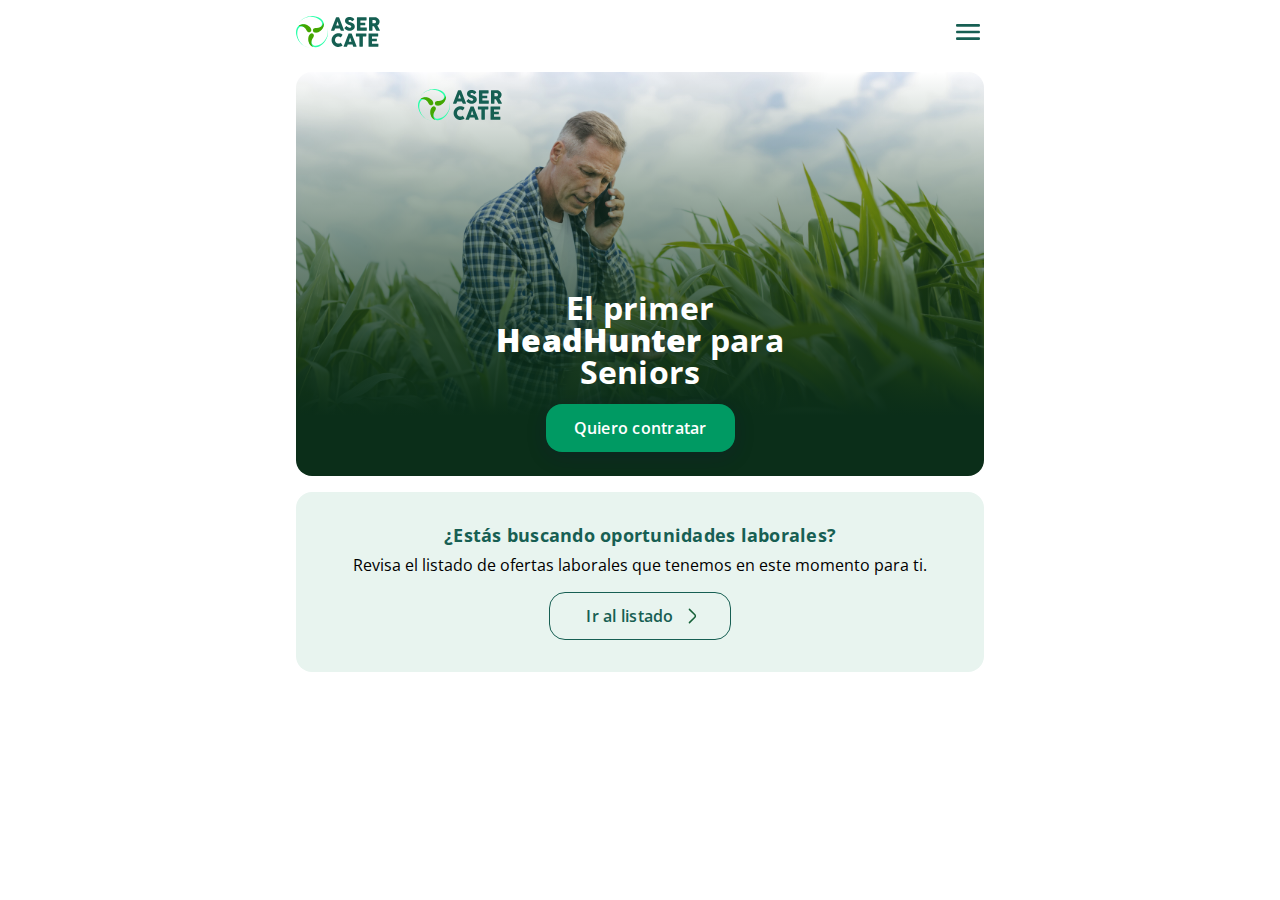
<file: index.html>
<!DOCTYPE html>
<html lang="es">

<head>
    <meta charset="UTF-8">
    <meta http-equiv="X-UA-Compatible" content="IE=edge">
    <meta name="viewport" content="width=device-width, initial-scale=1">
    <link rel="stylesheet" href="css/estilos.css">
    <link rel="stylesheet" href="css/home.css">
    <title>Asercate</title>

</head>
<body>
    <nav>
        <img src="img/logo.svg" alt="">
        <img src="img/IconMenu.svg" alt="">
    </nav>

    <div class="container">
        <div class="banner">
            <img src="img/logo.svg" alt="">
            <div class="content">
                <h1>El primer <b>HeadHunter</b> para Seniors</h1>
                <a href="about-us.html" class="btn-primary">Quiero contratar</a>
            </div>
        </div>
        <div class="card_oportunidades">
            <div>
                <h3>¿Estás buscando oportunidades laborales?</h3>
                <p>Revisa el listado de ofertas laborales que tenemos en este momento para ti.</p>
            </div>
            <div>

                <a href="listado.html" class="btn-secondary">
                    <p>Ir al listado</p>
                    <img src="img/arrow-right.svg" alt="">
                </a>
            </div>
        </div>
    </div>
</body>
</html>
</file>
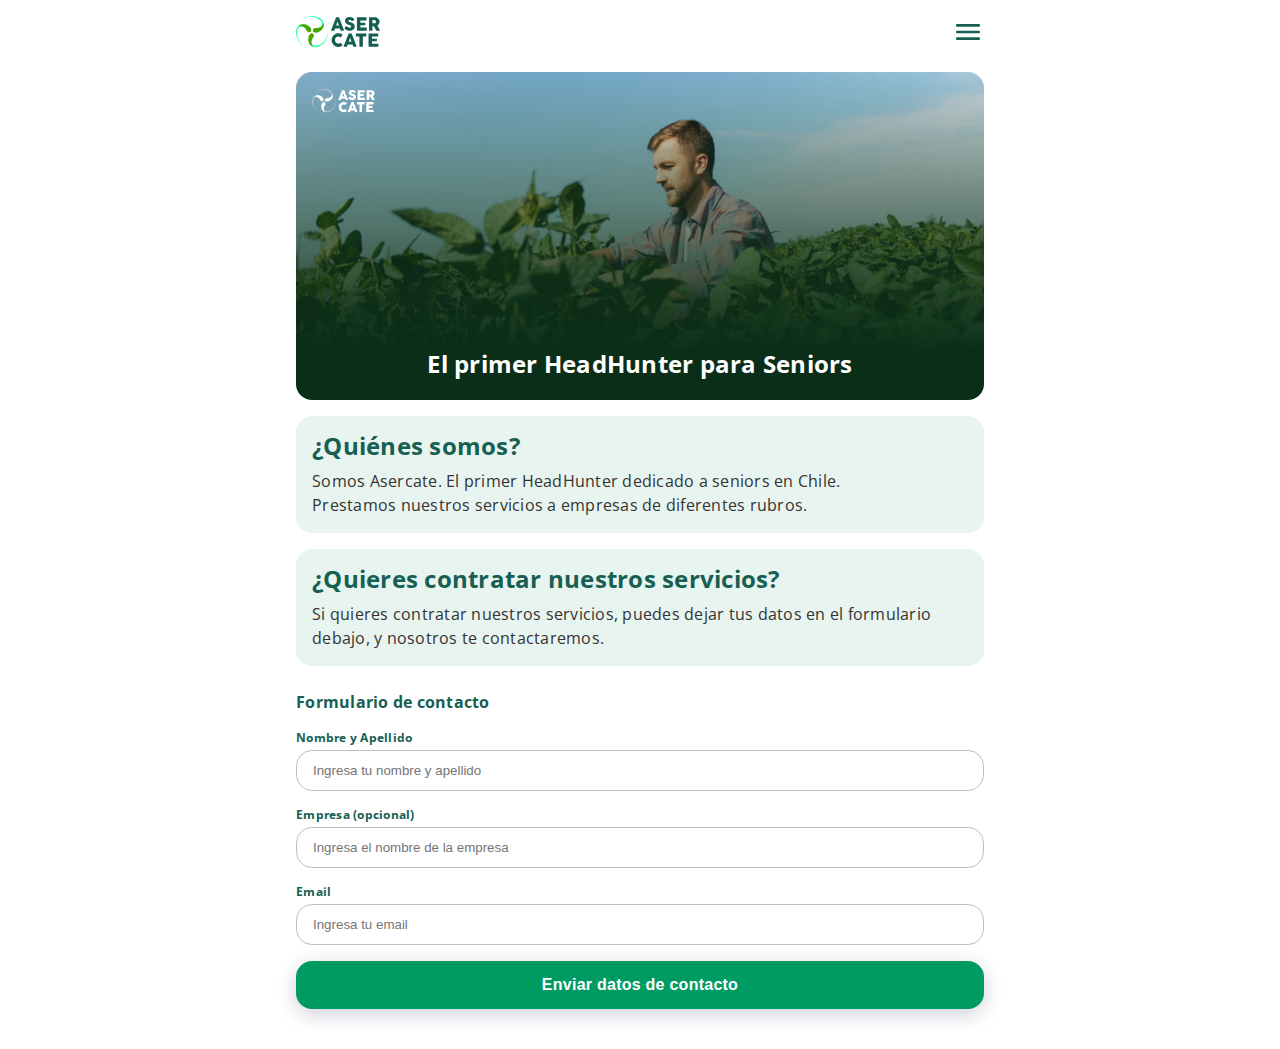
<file: about-us.html>
<!DOCTYPE html>
<html lang="es">
    <head>
        <meta charset="UTF-8">
        <meta http-equiv="X-UA-Compatible" content="IE=edge">
        <meta name="viewport" content="width=device-width, initial-scale=1">
        <link rel="stylesheet" href="css/estilos.css">
        <link rel="stylesheet" href="css/about-us.css">
        <title>HeadHunters - Asercate</title>
    
    </head>
<body>
    <nav>
        <a href="index.html">
            <img src="img/logo.svg" alt="">
        </a>
        <img src="img/IconMenu.svg" alt="">
    </nav>

    <div class="main-container">
        <div class="banner">
            <img src="img/LogoWhite.svg" alt="">
            <h1>El primer HeadHunter para Seniors</h1>
        </div>
        <div class="card">
            <h2>¿Quiénes somos?</h2>
            <p>Somos Asercate. El primer HeadHunter dedicado a seniors en Chile.<br>
                Prestamos nuestros servicios a empresas de diferentes rubros.</p>
        </div>
        <div class="card">
            <h2>¿Quieres contratar nuestros servicios?</h2>
            <p>Si quieres contratar nuestros servicios, puedes dejar tus datos en el formulario debajo, y nosotros te contactaremos.</p>
        </div>
    </div>

    <div class="contact-container">
        <h3>Formulario de contacto</h3>
        <form action="">
            <div>
                <label for="name">Nombre y Apellido</label>
                <input type="text" id="name" placeholder="Ingresa tu nombre y apellido">
            </div>
            <div>
                <label for="company">Empresa (opcional)</label>
                <input type="text" id="company" placeholder="Ingresa el nombre de la empresa">
            </div>
            <div>
                <label for="email">Email</label>
                <input type="email" id="email" placeholder="Ingresa tu email">
            </div>
            <input type="submit" name="" id="" class="btn-primary btn-full" value="Enviar datos de contacto">
        </form>
    </div>
</body>
</html>
</file>
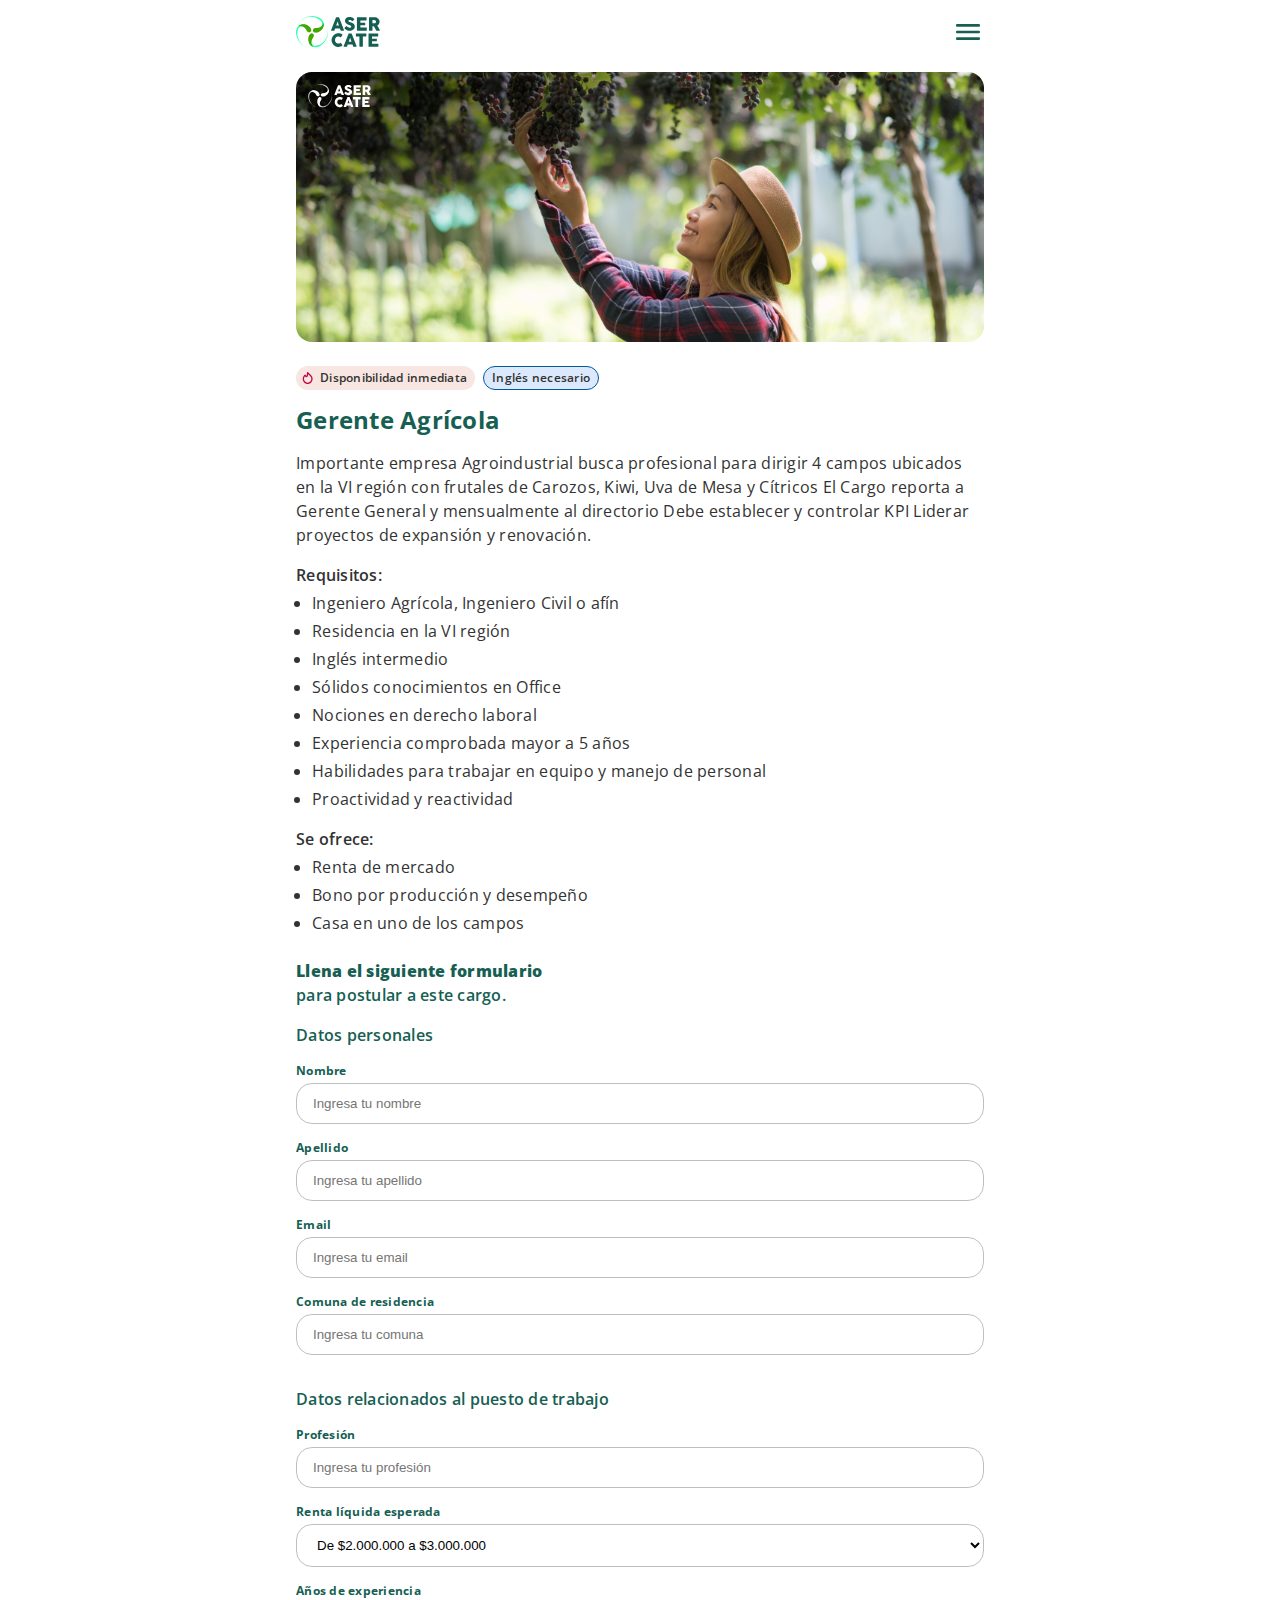
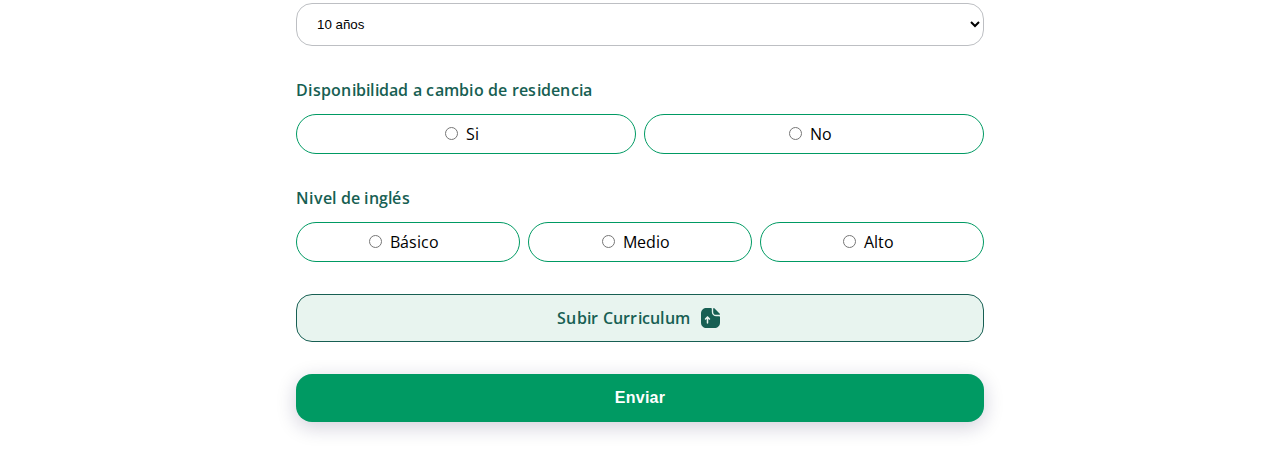
<file: gerente-agricola.html>
<!DOCTYPE html>
<html lang="es">
<head>
    <meta charset="UTF-8">
    <meta name="viewport" content="width=device-width, initial-scale=1.0">
    <link rel="stylesheet" href="css/estilos.css">
    <link rel="stylesheet" href="css/trabajo.css">
    <title>HeadHunters - Asercate</title>
</head>
<body>
    
    <nav>
        <a href="index.html">
            <img src="img/logo.svg" alt="">
        </a>
        <img src="img/IconMenu.svg" alt="">
    </nav>

    <div class="banner">
        <img src="img/LogoWhite.svg" alt="">
    </div>

    <div class="description">
        <div class="description-chips">
            <div class="chip-disponibilidad">
                <img src="img/fire.svg" alt="">
                <p>Disponibilidad inmediata</p>
            </div>
            <div class="chip-ingles">
                <p>Inglés necesario</p>
            </div>
        </div>
        <div class="description-texts">
            <h1>Gerente Agrícola</h1>
            <p>Importante empresa Agroindustrial busca profesional para dirigir 4 campos ubicados en la VI región con frutales de Carozos, Kiwi, Uva de Mesa y Cítricos
                El Cargo reporta a Gerente General y mensualmente al directorio
                Debe establecer y controlar KPI
                Liderar proyectos de expansión y renovación.
            </p>
            <div>
                <h3>Requisitos:</h3>
                <ul>
                    <li>Ingeniero Agrícola, Ingeniero Civil o afín</li>
                    <li>Residencia en la VI región</li>
                    <li>Inglés intermedio</li>
                    <li>Sólidos conocimientos en Office</li>
                    <li>Nociones en derecho laboral</li>
                    <li>Experiencia comprobada mayor a 5 años</li>
                    <li>Habilidades para trabajar en equipo y manejo de personal</li>
                    <li>Proactividad y reactividad</li>
                </ul>
            </div>
            <div>
                <h3>Se ofrece:</h3>
                <ul>
                    <li>Renta de mercado</li>
                    <li>Bono por producción y desempeño</li>
                    <li>Casa en uno de los campos</li>
                </ul>
            </div>
        </div>
        <!--<div class="description-chips">
            <div class="chip-viajar">
                <p>Viajar dentro de Chile</p>
            </div>
        </div>-->
    </div>

    <div class="postulacion">
        <h3><b>Llena el siguiente formulario</b><br>
            para postular a este cargo.
        </h3>
        <form id="contact-form" method="post" action="/send/" enctype="multipart/form-data" >
            <div>
                <label id="code" value="001">001</label>
                <label id="rol" value="Gerente Agrícola">Gerente Agrícola</label>
                <h3>Datos personales</h3>
                <div>
                    <label for="name">Nombre</label>
                    <input type="text" id="name" name="name" placeholder="Ingresa tu nombre">
                </div>
                <div>
                    <label for="lastname">Apellido</label>
                    <input type="text" id="lastname" name="lastname" placeholder="Ingresa tu apellido">
                </div>
                <div>
                    <label for="email">Email</label>
                    <input type="email" id="email" name="email" placeholder="Ingresa tu email">
                </div>
                <div>
                    <label for="comuna">Comuna de residencia</label>
                    <input type="text" id="comuna" name="comuna" placeholder="Ingresa tu comuna">
                </div>
            </div>
            <div>
                <h3>Datos relacionados al puesto de trabajo</h3>
                <div>
                    <label for="profesion">Profesión</label>
                    <input type="text" id="profesion" name="profesion" placeholder="Ingresa tu profesión">
                </div>
                <div>
                    <label for="rent">Renta líquida esperada</label>
                    <select name="rent" id="rent">
                        <option value="De $2.000.000 a $3.000.000">De $2.000.000 a $3.000.000</option>
                        <option value="De $3.000.000 a $4.000.000">De $3.000.000 a $4.000.000</option>
                        <option value="De $4.000.000 a $5.000.000">De $4.000.000 a $5.000.000</option>
                        <option value="Más de $5.000.000">Más de $5.000.000</option>
                    </select>   
                </div>
                <div>
                    <label for="experience">Años de experiencia</label>
                    <select name="experience" id="experience">
                        <option value="10 años">10 años</option>
                        <option value="15 años">15 años</option>
                        <option value="20 años">20 años</option>
                        <option value="25 años">25 años</option>
                        <option value="30 años">30 años</option>
                    </select>   
                </div>
            </div>
            <div class="options">
                <h3>Disponibilidad a cambio de residencia</h3>
                <div class="options-group">
                    <div class="option" for="si">
                        <input type="radio" id="si" name="cambioResidencia" value="Si">
                        <label for="si">Si</label><br>
                    </div>
                    <div class="option">
                        <input type="radio" id="no" name="cambioResidencia" value="No">
                        <label for="no">No</label><br>
                    </div>
                </div>
            </div>
            <div class="options">
                <h3>Nivel de inglés</h3>
                <div class="options-group">
                    <div class="option">
                        <input type="radio" id="basico" name="english" value="Básico">
                        <label for="basico">Básico</label><br>
                    </div>
                    <div class="option">
                        <input type="radio" id="medio" name="english" value="Medio">
                        <label for="medio">Medio</label><br>
                    </div>
                    <div class="option">
                        <input type="radio" id="alto" name="english" value="Alto">
                        <label for="alto">Alto</label><br>
                    </div>
                </div>
            </div>

            <label class="btn-secondary btn-full file-upload" for="file-upload" >Subir Curriculum <img src="img/document-upload.svg" alt=""></label>
            <input id="file-upload" type="file" accept=".jpg, .jpeg, .pdf, .doc" name="file"/>

            <button type="submit" class="btn-primary btn-full">Enviar</button>
        </form>
        </div>
        <div id="modal_status">
            <div class="modal_container">
                <div id="status"></div>
                <button class="btn-primary close-modal">Entendido</button>
            </div>
        </div>
    <script src="https://cdn.emailjs.com/dist/email.min.js"></script>
    <script src="script.js"></script>
</body>
</html>
</file>
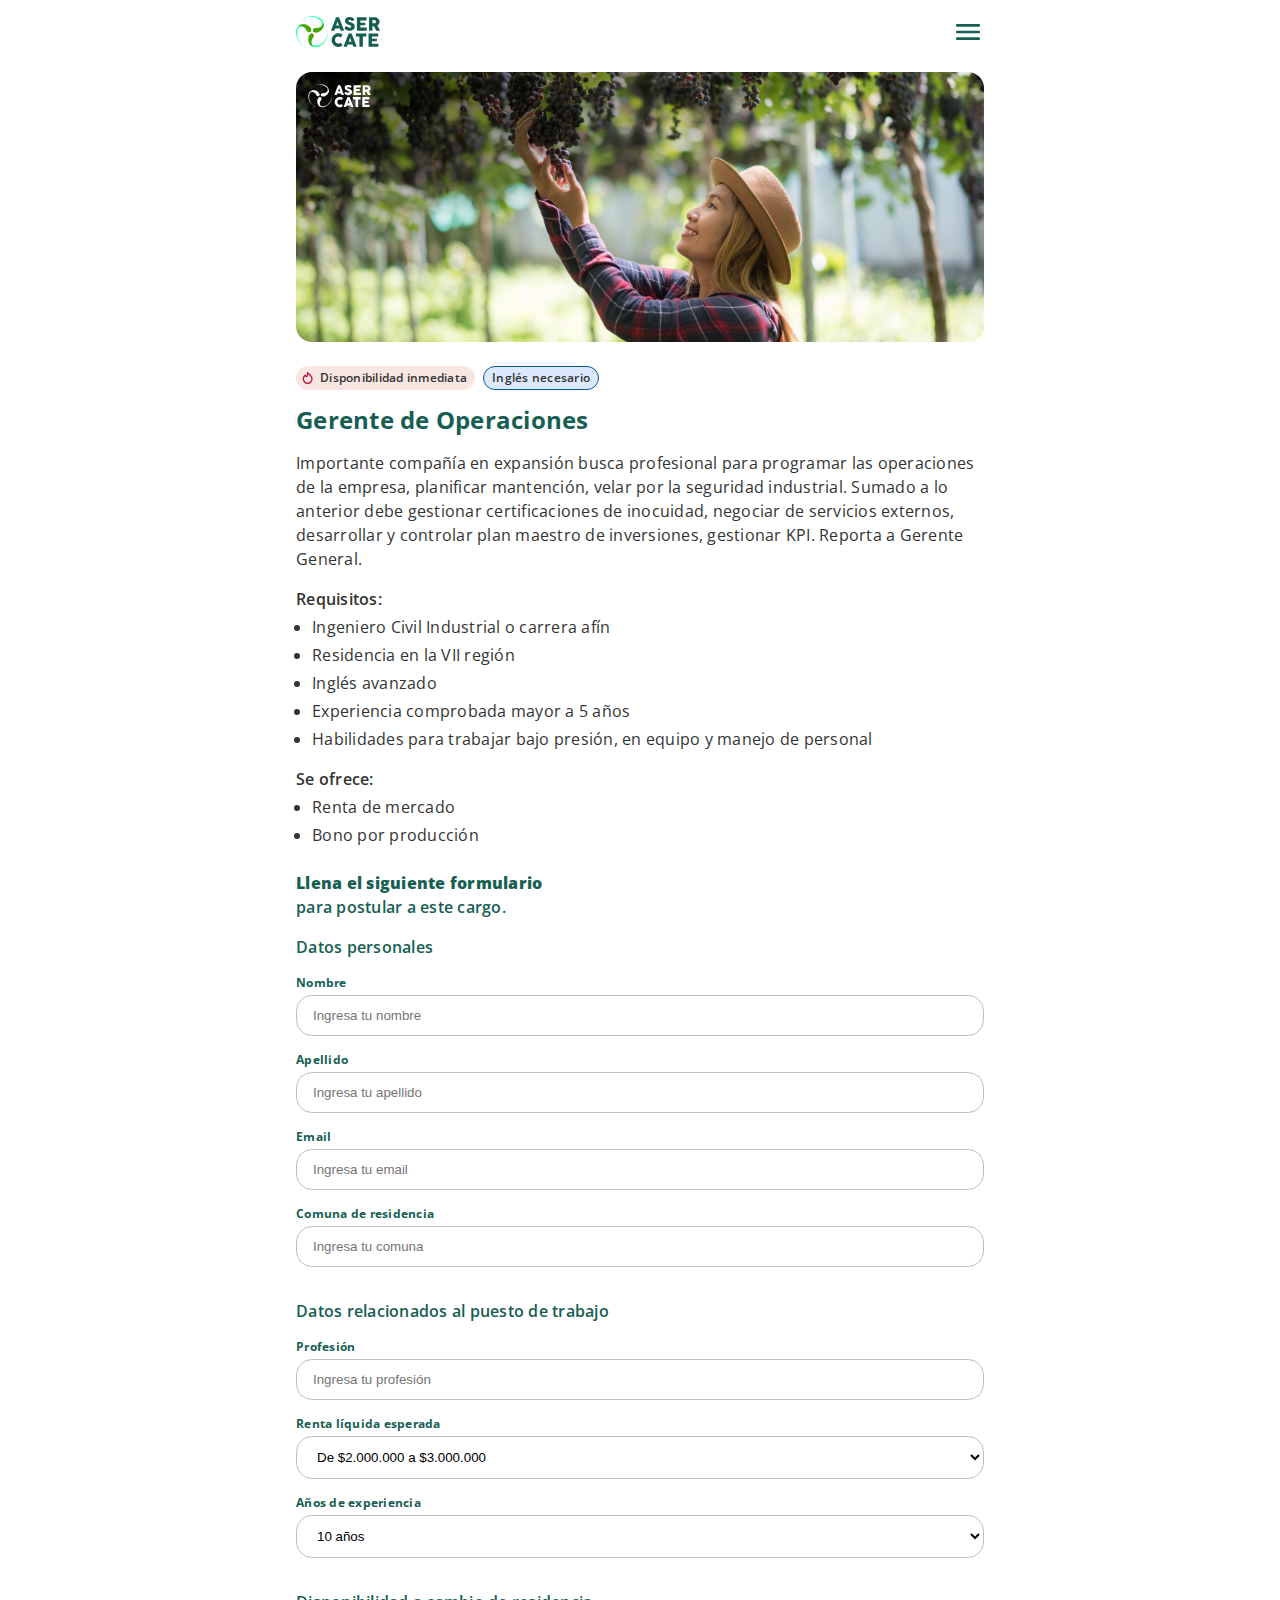
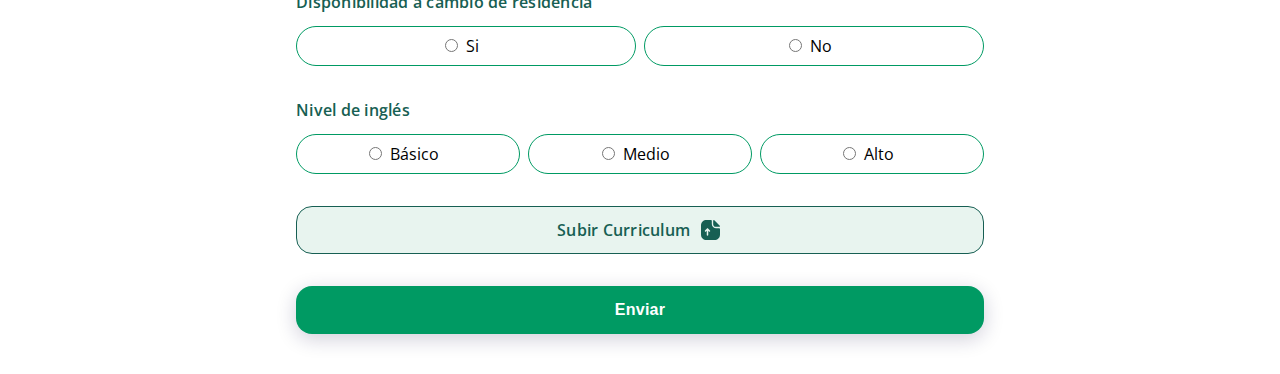
<file: gerente-operaciones.html>
<!DOCTYPE html>
<html lang="es">
<head>
    <meta charset="UTF-8">
    <meta name="viewport" content="width=device-width, initial-scale=1.0">
    <link rel="stylesheet" href="css/estilos.css">
    <link rel="stylesheet" href="css/trabajo.css">
    <title>HeadHunters - Asercate</title>
</head>
<body>
    
    <nav>
        <a href="index.html">
            <img src="img/logo.svg" alt="">
        </a>
        <img src="img/IconMenu.svg" alt="">
    </nav>

    <div class="banner">
        <img src="img/LogoWhite.svg" alt="">
    </div>

    <div class="description">
        <div class="description-chips">
            <div class="chip-disponibilidad">
                <img src="img/fire.svg" alt="">
                <p>Disponibilidad inmediata</p>
            </div>
            <div class="chip-ingles">
                <p>Inglés necesario</p>
            </div>
        </div>
        <div class="description-texts">
            <h1>Gerente de Operaciones</h1>
            <p>Importante compañía en expansión busca profesional para programar las operaciones de la empresa, planificar mantención, velar por la seguridad industrial. Sumado a lo anterior debe gestionar certificaciones de inocuidad, negociar de servicios externos, desarrollar y controlar plan maestro de inversiones, gestionar KPI.
                Reporta a Gerente General.
            </p>
            <div>
                <h3>Requisitos:</h3>
                <ul>
                    <li>Ingeniero Civil Industrial o carrera afín</li>
                    <li>Residencia en la VII región</li>
                    <li>Inglés avanzado</li>
                    <li>Experiencia comprobada mayor a 5 años</li>
                    <li>Habilidades para trabajar bajo presión, en equipo y manejo de personal</li>
                </ul>
            </div>
            <div>
                <h3>Se ofrece:</h3>
                <ul>
                    <li>Renta de mercado</li>
                    <li>Bono por producción</li>
                </ul>
            </div>
        </div>
        <!--<div class="description-chips">
            <div class="chip-viajar">
                <p>Viajar dentro de Chile</p>
            </div>
        </div>-->
    </div>

    <div class="postulacion">
        <h3><b>Llena el siguiente formulario</b><br>
            para postular a este cargo.
        </h3>
        <form id="contact-form" method="post" action="/send/" enctype="multipart/form-data" >
            <div>
                <label id="code" value="001">001</label>
                <label id="rol" value="Gerente Agrícola">Gerente Agrícola</label>
                <h3>Datos personales</h3>
                <div>
                    <label for="name">Nombre</label>
                    <input type="text" id="name" name="name" placeholder="Ingresa tu nombre">
                </div>
                <div>
                    <label for="lastname">Apellido</label>
                    <input type="text" id="lastname" name="lastname" placeholder="Ingresa tu apellido">
                </div>
                <div>
                    <label for="email">Email</label>
                    <input type="email" id="email" name="email" placeholder="Ingresa tu email">
                </div>
                <div>
                    <label for="comuna">Comuna de residencia</label>
                    <input type="text" id="comuna" name="comuna" placeholder="Ingresa tu comuna">
                </div>
            </div>
            <div>
                <h3>Datos relacionados al puesto de trabajo</h3>
                <div>
                    <label for="profesion">Profesión</label>
                    <input type="text" id="profesion" name="profesion" placeholder="Ingresa tu profesión">
                </div>
                <div>
                    <label for="rent">Renta líquida esperada</label>
                    <select name="rent" id="rent">
                        <option value="De $2.000.000 a $3.000.000">De $2.000.000 a $3.000.000</option>
                        <option value="De $3.000.000 a $4.000.000">De $3.000.000 a $4.000.000</option>
                        <option value="De $4.000.000 a $5.000.000">De $4.000.000 a $5.000.000</option>
                        <option value="Más de $5.000.000">Más de $5.000.000</option>
                    </select>   
                </div>
                <div>
                    <label for="experience">Años de experiencia</label>
                    <select name="experience" id="experience">
                        <option value="10 años">10 años</option>
                        <option value="15 años">15 años</option>
                        <option value="20 años">20 años</option>
                        <option value="25 años">25 años</option>
                        <option value="30 años">30 años</option>
                    </select>   
                </div>
            </div>
            <div class="options">
                <h3>Disponibilidad a cambio de residencia</h3>
                <div class="options-group">
                    <div class="option" for="si">
                        <input type="radio" id="si" name="cambioResidencia" value="Si">
                        <label for="si">Si</label><br>
                    </div>
                    <div class="option">
                        <input type="radio" id="no" name="cambioResidencia" value="No">
                        <label for="no">No</label><br>
                    </div>
                </div>
            </div>
            <div class="options">
                <h3>Nivel de inglés</h3>
                <div class="options-group">
                    <div class="option">
                        <input type="radio" id="basico" name="english" value="Básico">
                        <label for="basico">Básico</label><br>
                    </div>
                    <div class="option">
                        <input type="radio" id="medio" name="english" value="Medio">
                        <label for="medio">Medio</label><br>
                    </div>
                    <div class="option">
                        <input type="radio" id="alto" name="english" value="Alto">
                        <label for="alto">Alto</label><br>
                    </div>
                </div>
            </div>

            <label class="btn-secondary btn-full file-upload" for="file-upload" >Subir Curriculum <img src="img/document-upload.svg" alt=""></label>
            <input id="file-upload" type="file" accept=".jpg, .jpeg, .pdf, .doc" name="file"/>

            <button type="submit" class="btn-primary btn-full">Enviar</button>
        </form>
        </div>
        <div id="modal_status">
            <div class="modal_container">
                <div id="status"></div>
                <button class="btn-primary close-modal">Entendido</button>
            </div>
        </div>
    <script src="https://cdn.emailjs.com/dist/email.min.js"></script>
    <script src="script.js"></script>
</body>
</html>
</file>
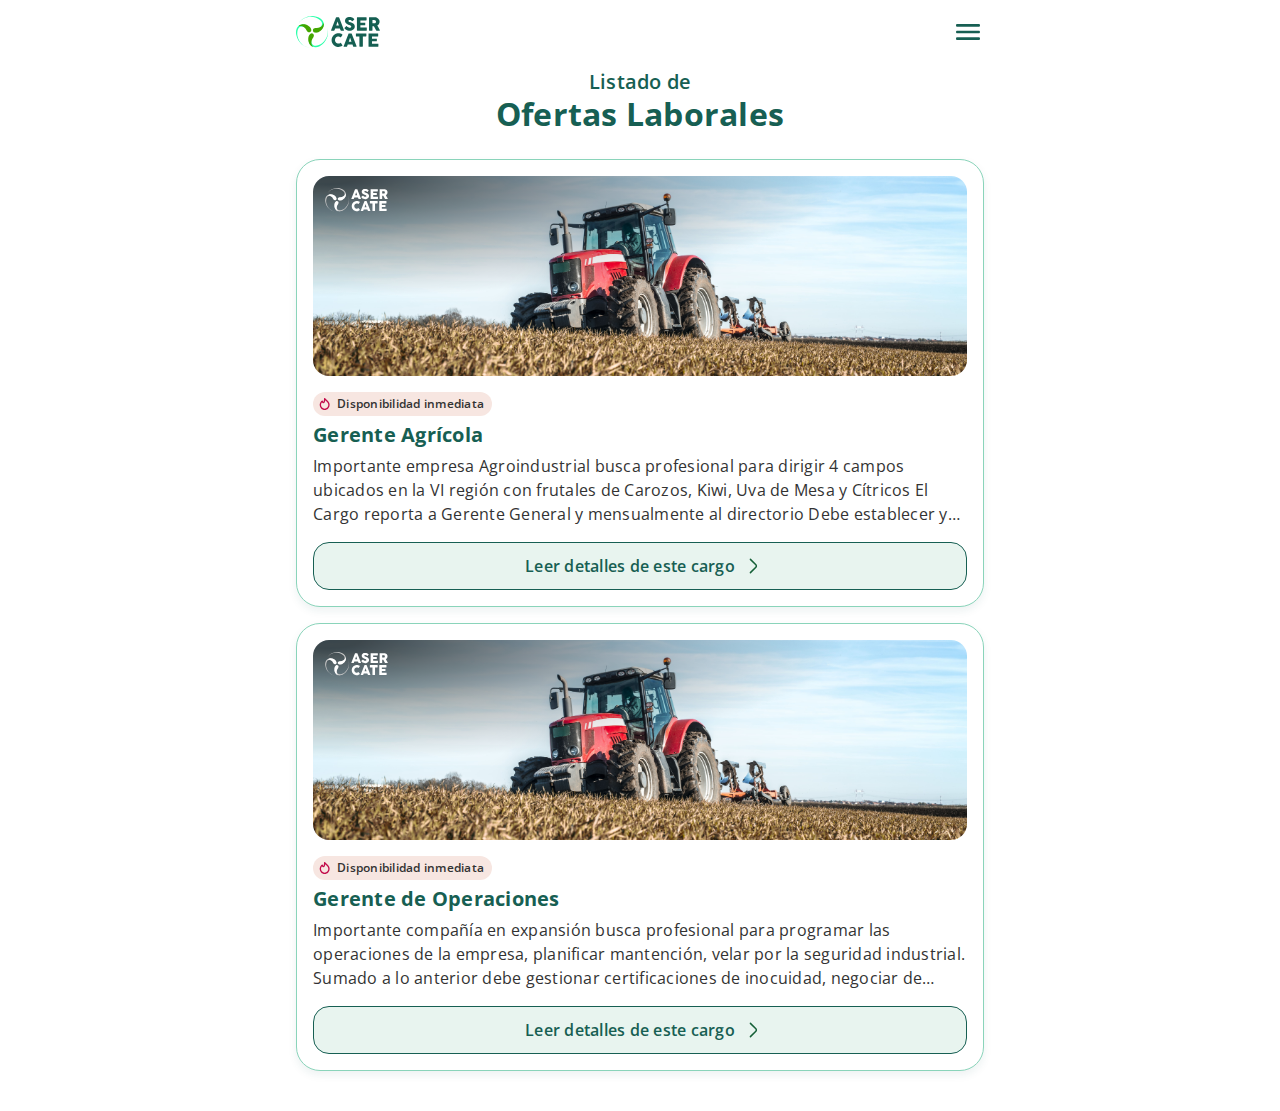
<file: listado.html>
<!DOCTYPE html>
<html lang="es">
<head>
    <meta charset="UTF-8">
    <meta name="viewport" content="width=device-width, initial-scale=1.0">
    <link rel="stylesheet" href="css/estilos.css">
    <link rel="stylesheet" href="css/listado.css">
    <title>HeadHunters - Asercate</title>
</head>
<body>

    <nav>
        <a href="index.html">
            <img src="img/logo.svg" alt="">
        </a>
        <img src="img/IconMenu.svg" alt="">
    </nav>

    <div class="title">
        <h4>Listado de</h4>
        <h2>Ofertas Laborales</h2>
    </div>
    
    <div class="listado">

        <div class="card">
            <div class="banner">
                <img src="img/LogoWhite.svg" alt="">
            </div>
            <div class="description">
                <div class="description-chips">
                    <div class="chip-disponibilidad">
                        <img src="img/fire.svg" alt="">
                        <p>Disponibilidad inmediata</p>
                    </div>
                </div>
                <h3>Gerente Agrícola</h3>
                <p>Importante empresa Agroindustrial busca profesional para dirigir 4 campos ubicados en la VI región con frutales de Carozos, Kiwi, Uva de Mesa y Cítricos
                    El Cargo reporta a Gerente General y mensualmente al directorio
                    Debe establecer y controlar KPI
                    Liderar proyectos de expansión y renovación.
                </p>
            </div>
            <a href="gerente-agricola.html" class="btn-secondary btn-full">
                <p>Leer detalles de este cargo</p>
                <img src="img/arrow-right.svg" alt="">
            </a>
        </div>
        <div class="card">
            <div class="banner">
                <img src="img/LogoWhite.svg" alt="">
            </div>
            <div class="description">
                <div class="description-chips">
                    <div class="chip-disponibilidad">
                        <img src="img/fire.svg" alt="">
                        <p>Disponibilidad inmediata</p>
                    </div>
                </div>
                <h3>Gerente de Operaciones</h3>
                <p>Importante compañía en expansión busca profesional para programar las operaciones de la empresa, planificar mantención, velar por la seguridad industrial. Sumado a lo anterior debe gestionar certificaciones de inocuidad, negociar de servicios externos, desarrollar y controlar plan maestro de inversiones, gestionar KPI.
                    Reporta a Gerente General.
                </p>
            </div>
            <a href="gerente-operaciones.html" class="btn-secondary btn-full">
                <p>Leer detalles de este cargo</p>
                <img src="img/arrow-right.svg" alt="">
            </a>
        </div>     
    </div>

</body>
</html>
</file>
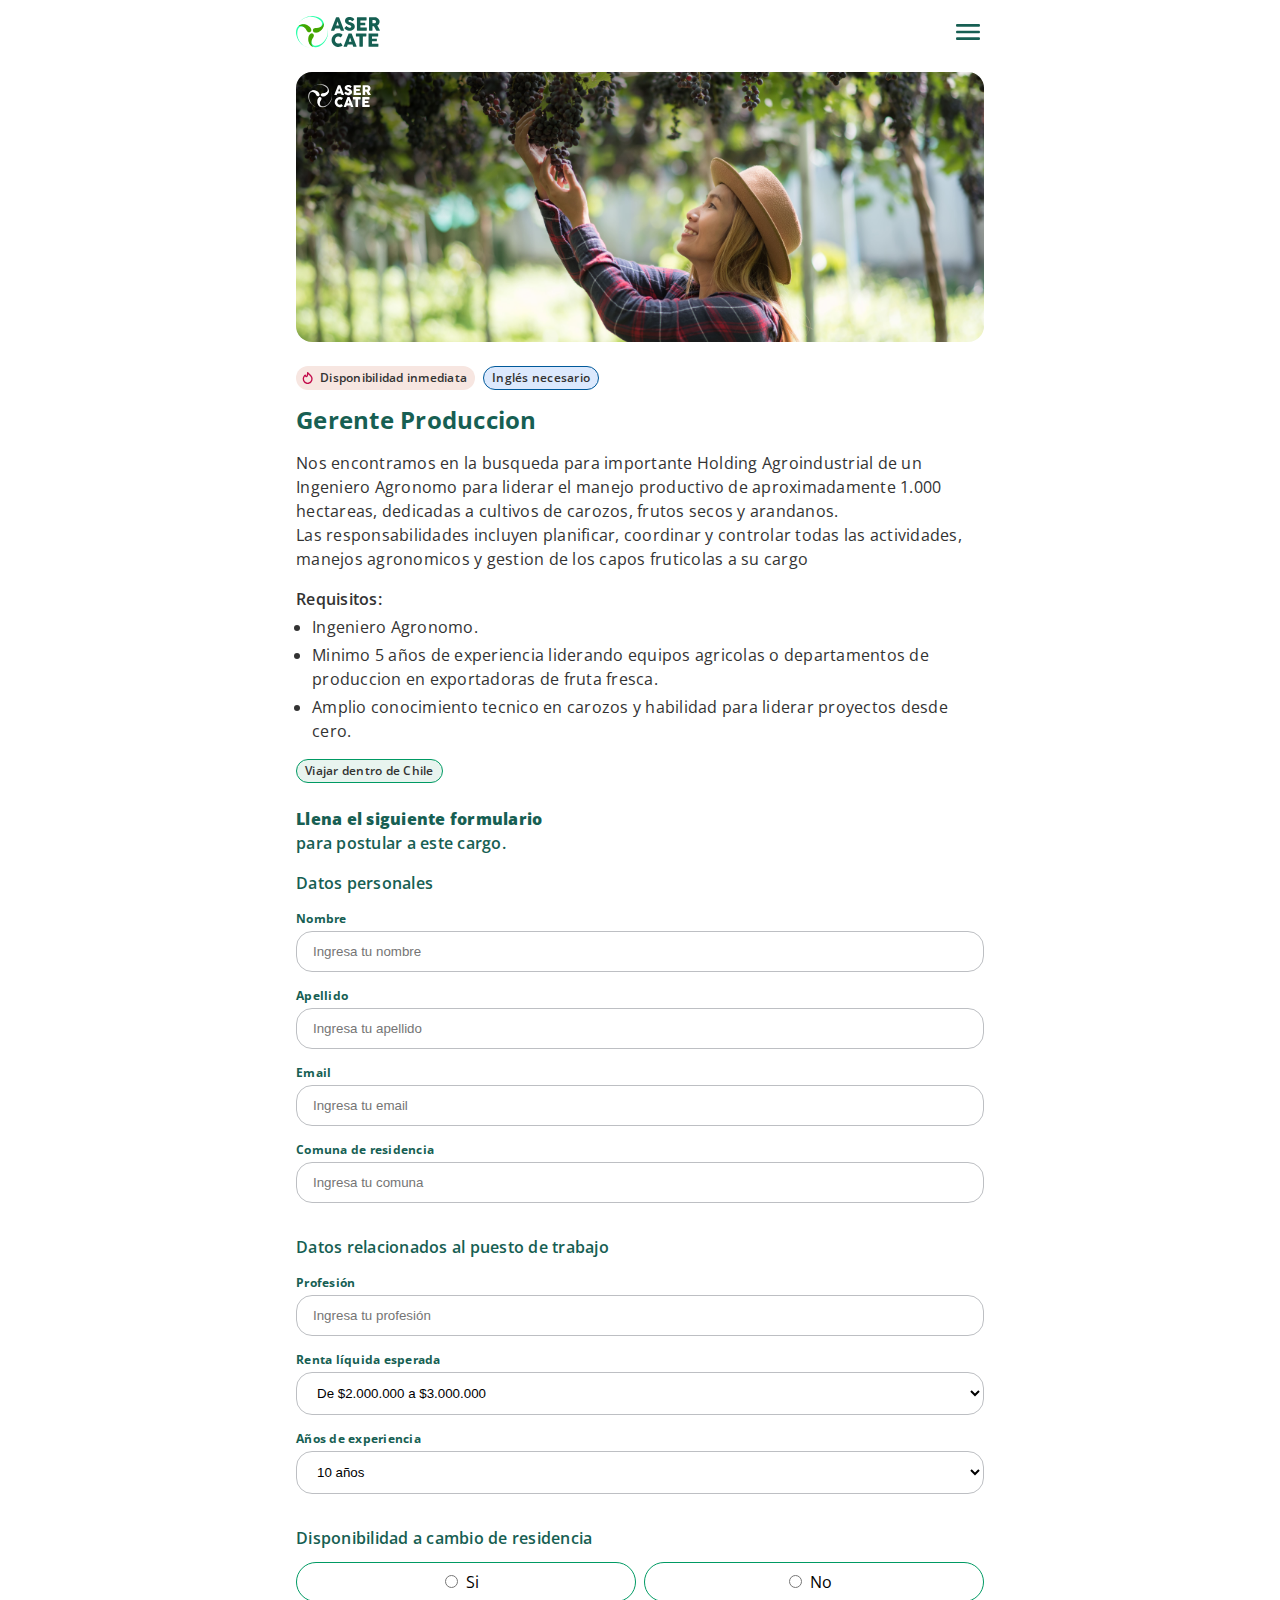
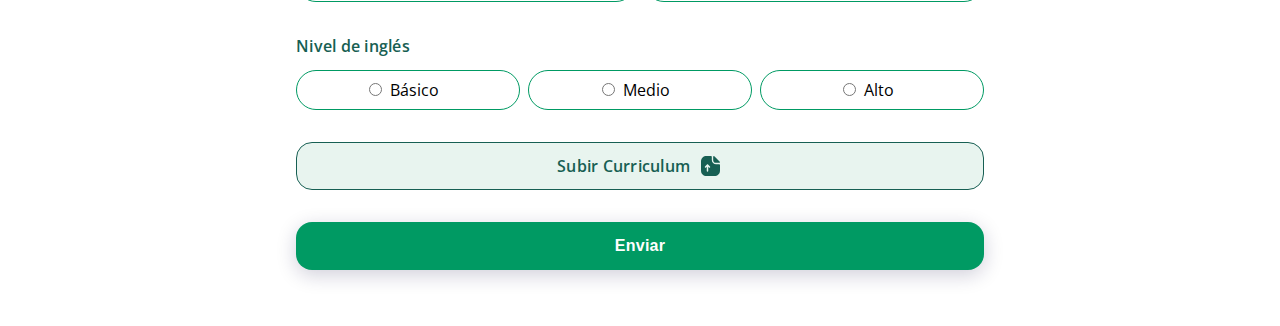
<file: trabajo.html>
<!DOCTYPE html>
<html lang="es">
<head>
    <meta charset="UTF-8">
    <meta name="viewport" content="width=device-width, initial-scale=1.0">
    <link rel="stylesheet" href="css/estilos.css">
    <link rel="stylesheet" href="css/trabajo.css">
    <title>HeadHunters - Asercate</title>
</head>
<body>
    
    <nav>
        <a href="index.html">
            <img src="img/logo.svg" alt="">
        </a>
        <img src="img/IconMenu.svg" alt="">
    </nav>

    <div class="banner">
        <img src="img/LogoWhite.svg" alt="">
    </div>

    <div class="description">
        <div class="description-chips">
            <div class="chip-disponibilidad">
                <img src="img/fire.svg" alt="">
                <p>Disponibilidad inmediata</p>
            </div>
            <div class="chip-ingles">
                <p>Inglés necesario</p>
            </div>
        </div>
        <div class="description-texts">
            <h1>Gerente Produccion</h1>
            <p>Nos encontramos en la busqueda para importante Holding Agroindustrial de un Ingeniero Agronomo para liderar el manejo productivo de aproximadamente 1.000 hectareas, dedicadas a cultivos de carozos, frutos secos y arandanos.<br>
                Las responsabilidades incluyen planificar, coordinar y controlar todas las actividades, manejos agronomicos y gestion de los capos fruticolas a su cargo
            </p>
            <div>
                <h3>Requisitos:</h3>
                <ul>
                    <li>Ingeniero Agronomo.</li>
                    <li>Minimo 5 años de experiencia liderando equipos agricolas o departamentos de produccion en exportadoras de fruta fresca.</li>
                    <li>Amplio conocimiento tecnico en carozos y habilidad para liderar proyectos desde cero.</li>
                </ul>
            </div>
        </div>
        <div class="description-chips">
            <div class="chip-viajar">
                <p>Viajar dentro de Chile</p>
            </div>
        </div>
    </div>

    <div class="postulacion">
        <h3><b>Llena el siguiente formulario</b><br>
            para postular a este cargo.
        </h3>
        <form id="contact-form" method="post" action="/send/" enctype="multipart/form-data">
            <div>
                <label id="code">001</label>
                <label id="rol">Gerente Produccion</label>
                <h3>Datos personales</h3>
                <div>
                    <label for="name">Nombre</label>
                    <input type="text" id="name" placeholder="Ingresa tu nombre">
                </div>
                <div>
                    <label for="lastname">Apellido</label>
                    <input type="text" id="lastname" placeholder="Ingresa tu apellido">
                </div>
                <div>
                    <label for="email">Email</label>
                    <input type="email" id="email" placeholder="Ingresa tu email">
                </div>
                <div>
                    <label for="comuna">Comuna de residencia</label>
                    <input type="text" id="comuna" placeholder="Ingresa tu comuna">
                </div>
            </div>
            <div>
                <h3>Datos relacionados al puesto de trabajo</h3>
                <div>
                    <label for="profesion">Profesión</label>
                    <input type="text" id="profesion" placeholder="Ingresa tu profesión">
                </div>
                <div>
                    <label for="rent">Renta líquida esperada</label>
                    <select name="rent" id="rent">
                        <option value="De $2.000.000 a $3.000.000">De $2.000.000 a $3.000.000</option>
                        <option value="De $3.000.000 a $4.000.000">De $3.000.000 a $4.000.000</option>
                        <option value="De $4.000.000 a $5.000.000">De $4.000.000 a $5.000.000</option>
                        <option value="Más de $5.000.000">Más de $5.000.000</option>
                    </select>   
                </div>
                <div>
                    <label for="experience">Años de experiencia</label>
                    <select name="experience" id="experience">
                        <option value="10 años">10 años</option>
                        <option value="15 años">15 años</option>
                        <option value="20 años">20 años</option>
                        <option value="25 años">25 años</option>
                        <option value="30 años">30 años</option>
                    </select>   
                </div>
            </div>
            <div class="options">
                <h3>Disponibilidad a cambio de residencia</h3>
                <div class="options-group">
                    <div class="option" for="si">
                        <input type="radio" id="si" name="cambio-residencia" value="Si">
                        <label for="si">Si</label><br>
                    </div>
                    <div class="option">
                        <input type="radio" id="no" name="cambio-residencia" value="No">
                        <label for="no">No</label><br>
                    </div>
                </div>
            </div>
            <div class="options">
                <h3>Nivel de inglés</h3>
                <div class="options-group">
                    <div class="option">
                        <input type="radio" id="basico" name="english" value="Básico">
                        <label for="basico">Básico</label><br>
                    </div>
                    <div class="option">
                        <input type="radio" id="medio" name="english" value="Medio">
                        <label for="medio">Medio</label><br>
                    </div>
                    <div class="option">
                        <input type="radio" id="alto" name="english" value="Alto">
                        <label for="alto">Alto</label><br>
                    </div>
                </div>
            </div>

            <label class="btn-secondary btn-full file-upload" for="file-upload" >Subir Curriculum <img src="img/document-upload.svg" alt=""></label>
            <input id="file-upload" type="file" />

            <button type="submit" class="btn-primary btn-full">Enviar</button>
        </form>
        <div id="status"></div>
    </div>
    <script src="https://cdn.emailjs.com/dist/email.min.js"></script>
    <script src="script.js"></script>
</body>
</html>
</file>
<file: css/estilos.css>
@import url('https://fonts.googleapis.com/css2?family=Open+Sans:wght@400;600;800&display=swap');

:root{
    --title_color: #155F52;
    --text_color: #636363;
    --primary-button_color: #155F52;
    --primary-button_color-hover: #114b41;
    --secondary-button_color: rgba(21, 95, 82, 0.1);
    --terciary-button_color: #155F52;
    --border-radius_buttons: 8px;
    --max-width: 720px;
}

html{
    display: flex;
    flex-direction: column;
    align-items: center;
}

*{
    padding: 0;
    margin: 0;
    box-sizing: border-box;
}


body{

    font-family: 'Open Sans';
    font-style: normal;

    display: flex;
    width: 100vw;

    height: 100%;
    padding: 16px 16px 40px 16px;
    flex-direction: column;
    align-items: center;
    align-content: center;
    justify-content: flex-start;
    gap: 24px;

    width: 100%;
    max-width: var(--max-width);
    
}


nav{
    display: flex;
    justify-content: space-between;
    align-items: center;
    align-self: stretch;
    width: 100%;
    max-width: var(--max-width);
}

nav img:nth-child(1){
    display: flex;
    height: 32px;
    justify-content: center;
    align-items: center;
}

.btn-primary{
    display: flex;
    flex-direction: row;
    height: 48px;
    padding: 4px 28px;
    justify-content: center;
    align-items: center;

    border-radius: 16px;
    background: var(--Primary, #009A63);
    box-shadow: 0px 5px 20px 0px rgba(18, 13, 71, 0.20);
    border: none;
	cursor: pointer;
    text-decoration: none;
    
    color: white;
    font-size: 16px;
    font-style: normal;
    font-weight: 600;
    line-height: 150%;
    letter-spacing: 0.25px;
}

.btn-primary:hover{
    background: var(--Primary, #048054);
}

.btn-primary:active{
    background: var(--Primary, #035a3c);
}

.btn-secondary{
    display: flex;
    flex-direction: row;
    height: 48px;
    padding: 4px 28px;
    justify-content: center;
    align-items: center;
    align-self: stretch;

    width: fit-content;

    border-radius: 16px;
    border: 1px solid #175F53;
    background: #E8F4EF;

    color: #175F53;
    font-size: 16px;
    font-style: normal;
    font-weight: 600;
    line-height: 24px; /* 150% */
    letter-spacing: 0.25px;

    text-decoration: none;
}

.btn-secondary:hover{
    background-color: #bedad0;
}

.btn-secondary>p, .btn-link>p{
    display: flex;
    padding: 0px 8px;
    justify-content: center;
    align-items: center;
    gap: 10px;
}

.btn-full{
    width: 100%;
}

.btn-link{
    display: flex;
    justify-content: center;
    align-items: center;
    text-decoration: none;
}

.btn-link>p{   

    color: #175F53;
    font-size: 14px;
    font-style: normal;
    font-weight: 500;
    line-height: 20px;
    letter-spacing: 0.25px;
}

/*Chips Start*/

.description-chips{
    display: flex;
    align-items: flex-start;
    gap: 8px;
}

.description-chips>div{
    display: flex;
    height: 24px;
    padding: 4px;
    justify-content: center;
    align-items: center;
    border-radius: 24px;
}

.description-chips>div>p{
    color: #333;
    text-align: center;
    font-family: "Open Sans";
    font-size: 12px;
    font-style: normal;
    font-weight: 600;
    line-height: 16px; /* 133.333% */
    letter-spacing: 0.25px;

    display: flex;
    padding: 0px 4px;
    align-items: flex-start;
}

.chip-disponibilidad{
    background: #F7E6E1;
}

.chip-disponibilidad>img{
    display: flex;
    width: 16px;
    height: 16px;
    justify-content: center;
    align-items: center;
}

.chip-ingles{
    border-radius: 24px;
    border: 1px solid #00599A;
    background: #DCE9FD;
}

.chip-viajar{
    border-radius: 24px;
    border: 1px solid #009A63;
    background: #E8F4EF;
}

/*Chips End*/



@media only screen and (max-width: 760px) {


}
</file>
<file: css/home.css>
h3{
    color: #175F53;
    font-family: "Open Sans";
    font-size: 18px;
    font-style: normal;
    font-weight: 700;
    line-height: 22px;
    letter-spacing: 0.25px;
}

.container{
    display: flex;
    flex-direction: column;
    align-items: flex-start;
    gap: 16px;
    align-self: stretch;
    height: 600px;
}

.banner{
    display: flex;
    height: 480px;
    width: 100%;
    flex-direction: column;
    align-items: center;
    gap: 24px;
    align-self: stretch;
    border-radius: 16px;
    overflow: hidden;
    position: relative;
    border-radius: 16px;
    background: linear-gradient(180deg, rgba(14, 55, 31, 0.00) 0%, rgba(14, 55, 31, 0.40) 29.67%, #0B2E19 85.17%), url('../img/banner-home.jpg') lightgray 50% / cover no-repeat;
}


.banner img:nth-child(1){
    display: flex;
    height: 32px;
    justify-content: center;
    align-items: center;

    position: absolute;
    left: 122px;
    top: 17px;
}

.content{
    display: flex;
    width: 328px;
    padding: 24px 16px;
    flex-direction: column;
    justify-content: center;
    align-items: center;
    gap: 16px;

    position: absolute;
    bottom: 0px;
}

.content>h1{
    color: #FFF;
    text-align: center;
    font-family: "Open Sans";
    font-size: 32px;
    font-weight: 700;
    line-height: 32px; /* 100% */
    letter-spacing: 0.25px;
}

.card_oportunidades{
    display: flex;
    padding: 32px 24px;
    flex-direction: column;
    align-items: center;
    align-self: stretch;
    gap: 16px;

    border-radius: 16px;
    background: #E8F4EF;

    text-align: center;
}

.card_oportunidades>div{
    display: flex;
    flex-direction: column;
    align-items: center;
    gap: 8px;
    align-self: stretch;
    flex-wrap: wrap;
    align-content: center;
}

.card_oportunidades>p{
    color: #333;
    font-family: "Open Sans";
    font-size: 14px;
    font-style: normal;
    font-weight: 400;
    line-height: 150%; /* 21px */
    letter-spacing: 0.25px;
}
</file>
<file: css/about-us.css>
.main-container{
    display: flex;
    flex-direction: column;
    align-items: flex-start;
    gap: 16px;
    align-self: stretch;
}

.banner{
    display: flex;
    height: 328px;
    flex-direction: column;
    align-items: center;
    gap: 24px;
    align-self: stretch;

    position: relative;

    border-radius: 16px;
    background: linear-gradient(180deg, rgba(14, 55, 31, 0.00) 0%, rgba(14, 55, 31, 0.40) 29.67%, #0B2E19 85.17%), url('../img/banner-about-us.jpg') lightgray 50% / cover no-repeat;
}

.banner>img{
    display: flex;
    width: 62.886px;
    height: 24px;
    padding: 0.113px 0.128px 0.052px 0.189px;
    justify-content: center;
    align-items: center;

    position: absolute;
    left: 16px;
    top: 17px;
}

.banner>h1{
    color: #FFF;
    font-family: "Open Sans";
    font-size: 24px;
    font-style: normal;
    font-weight: 700;
    line-height: 100%; /* 24px */
    letter-spacing: 0.25px;

    display: flex;
    padding: 24px 16px;
    flex-direction: column;
    justify-content: center;
    align-items: center;
    gap: 16px;

    position: absolute;
    bottom: 0px;
}

.card{
    display: flex;
    padding: 16px;
    flex-direction: column;
    align-items: flex-start;
    gap: 8px;
    align-self: stretch;

    border-radius: 16px;
    background: #E8F4EF;
}

.card>h2{
    color: #175F53;
    font-family: "Open Sans";
    font-size: 24px;
    font-style: normal;
    font-weight: 700;
    line-height: 120%;
    letter-spacing: 0.25px;
}

.card>p{
    color: #333;
    font-family: "Open Sans";
    font-size: 16px;
    font-style: normal;
    font-weight: 400;
    line-height: 150%;
    letter-spacing: 0.25px;
}

.contact-container{
    display: flex;
    flex-direction: column;
    align-items: center;
    gap: 16px;
    align-self: stretch;
}

.contact-container h3{
    color: #175F53;
    font-family: "Open Sans";
    font-size: 16px;
    font-style: normal;
    font-weight: 700;
    line-height: 150%; /* 24px */
    letter-spacing: 0.25px;
    text-align: left;
    width: 100%;
}

form{
    display: flex;
    flex-direction: column;
    align-items: flex-start;
    gap: 16px;
    align-self: stretch;
}

form div{
    display: flex;
    flex-direction: column;
    align-items: flex-start;
    gap: 4px;
    align-self: stretch;
}

form>div>label{
    color: var(--TextContrast, #175F53);
    font-family: "Open Sans";
    font-size: 12px;
    font-style: normal;
    font-weight: 700;
    line-height: 16px; /* 133.333% */
    letter-spacing: 0.25px;
}

form>div>input{
    display: flex;
    padding: 12px 16px;
    align-items: center;
    align-self: stretch;

    border-radius: 16px;
    border: 1px solid #BDBFC3;
    background: #FFF;
}
</file>
<file: css/trabajo.css>
.banner{
    display: flex;
    flex-direction: column;
    align-items: center;
    gap: 24px;
    align-self: stretch;
    height: 270px;
    width: 100%;
    max-width: var(--max-width);
    position: relative;

    border-radius: 16px;
    background: radial-gradient(81.01% 60.98% at 1.52% 0%, rgba(0, 0, 0, 0.70) 7.05%, rgba(0, 0, 0, 0.28) 56.58%, rgba(0, 0, 0, 0.00) 99.06%), url('../img/banner-trabajo.jpg') lightgray 50% / cover no-repeat;
}

.banner>img{
    display: flex;
    width: 62.886px;
    height: 24px;
    justify-content: center;
    align-items: center;

    position: absolute;
    left: 12px;
    top: 12px;
}

.description{
    display: flex;
    flex-direction: column;
    align-items: flex-start;
    gap: 16px;
    align-self: stretch;
    width: 100%;
    max-width: var(--max-width);
}


.description-texts{
    display: flex;
    flex-direction: column;
    align-items: flex-start;
    gap: 16px;
    align-self: stretch;
}

.description-texts>h1{
    color: #175F53;
    font-family: "Open Sans";
    font-size: 24px;
    font-style: normal;
    font-weight: 700;
    line-height: 120%;
    letter-spacing: 0.25px;
}

.description-texts p{
    color: #333;
    font-size: 16px;
    font-style: normal;
    font-weight: 400;
    line-height: 150%; 
    letter-spacing: 0.25px;
}

.description-texts h3{
    color: #333;
    font-family: "Open Sans";
    font-size: 16px;
    font-style: normal;
    font-weight: 600;
    line-height: 150%; /* 24px */
    letter-spacing: 0.25px;
}

.description-texts ul, .description-texts>div{
    display: flex;
    flex-direction: column;
    align-items: flex-start;
    gap: 4px;
    align-self: stretch;
}

.description-texts ul{
    padding-left: 16px;
}

.description-texts ul>li{
    color: #333;
    font-family: "Open Sans";
    font-size: 16px;
    font-style: normal;
    font-weight: 400;
    line-height: 150%; /* 24px */
    letter-spacing: 0.25px;
}

.postulacion{
    display: flex;
    flex-direction: column;
    align-items: center;
    gap: 16px;
    align-self: stretch;
    width: 100%;
    max-width: var(--max-width);
}

.postulacion h3{
    color: #175F53;
    font-family: "Open Sans";
    font-size: 16px;
    font-style: normal;
    font-weight: 600;
    line-height: 150%; /* 24px */
    letter-spacing: 0.25px;
    text-align: left;
    width: 100%;
}

form{
    display: flex;
    flex-direction: column;
    align-items: flex-start;
    gap: 32px;
    align-self: stretch;
}

form>div{
    display: flex;
    flex-direction: column;
    align-self: stretch;
    gap: 16px;
}

form>div>div{
    display: flex;
    flex-direction: column;
    align-items: flex-start;
    gap: 4px;
    align-self: stretch;
}

form>div>div>label{
    color: var(--TextContrast, #175F53);
    font-family: "Open Sans";
    font-size: 12px;
    font-style: normal;
    font-weight: 700;
    line-height: 16px; /* 133.333% */
    letter-spacing: 0.25px;
}

form>div>div>input, form select{
    display: flex;
    padding: 12px 16px;
    align-items: center;
    align-self: stretch;

    border-radius: 16px;
    border: 1px solid #BDBFC3;
    background: #FFF;
}

.options{
    display: flex;
    flex-direction: column;
    align-items: flex-start;
    gap: var(--Border-Radius-M, 12px);
    align-self: stretch;    
}

.options-group{
    display: flex;
    flex-direction: row;
    align-items: flex-start;
    gap: 8px;
    align-self: stretch;    
}

.options-group>div{
    display: flex;
    height: 40px;
    width: 100%;
    padding: 4px 10px;
    justify-content: center;
    align-items: center;
    gap: 8px;
    
    border-radius: 24px;
    border: 1px solid var(--Primary, #009A63);
    background: var(--Backgrounds-Blank, #FFF);
    text-decoration: none;
    align-self: stretch;
}

input[type="radio"]:checked{
    color: #009A63;

}

.option:has(input:checked) {
    background: var(--Primary, #009A63);
    color: white;
}

#code, #rol{
    display: none;
}

input[type="file"] {
    display: none;
}

.file-upload{
    display: flex;
    flex-direction: row;
    align-items: center;
    align-content: center;
    gap: 8px;
}

#modal_status{
    width: 100vw;
    height: 100vh;
    display: none;
    justify-content: center;
    align-items: center;
    position: fixed;
    top: 0;
	right: 0;
	bottom: 0;
	left: 0;
	background: rgba(0,0,0,0.8);
	z-index: 99999;
}

#modal_status .modal_container{
    background-color: white;
    width: 100%;
    max-width: 360px;
    height: 200px;
    display: flex;
    flex-direction: column;
    justify-content: center;
    align-items: center;
    gap: 16px;
    border-radius: 16px;

    font-size: 24px;
    font-weight: 600px;
    text-align: center;
    padding: 24px;
}

.close-modal{
    display: none;
}
</file>
<file: css/listado.css>
.title{
    display: flex;
    flex-direction: column;
    justify-content: center;
    align-items: center;
    align-self: stretch;
}

.title>h4{
    color: #175F53;
    text-align: center;
    font-family: "Open Sans";
    font-size: 20px;
    font-style: normal;
    font-weight: 600;
    line-height: 20px; /* 100% */
    letter-spacing: 0.25px;
}

.title>h2{
    color: #175F53;
    text-align: center;
    font-family: "Open Sans";
    font-size: 32px;
    font-style: normal;
    font-weight: 700;
    line-height: normal;
    letter-spacing: 0.25px;
}

.listado{
    display: flex;
    flex-direction: column;
    align-items: flex-start;
    gap: 16px;
    align-self: stretch;
}

.banner{
    display: flex;
    height: 200px;
    flex-direction: column;
    align-items: center;
    gap: 24px;
    align-self: stretch;

    position: relative;

    border-radius: 16px;
    background: radial-gradient(81.01% 60.98% at 1.52% 0%, rgba(0, 0, 0, 0.70) 7.05%, rgba(0, 0, 0, 0.28) 56.58%, rgba(0, 0, 0, 0.00) 99.06%), url('../img/banner-card.jpg') lightgray 50% / cover no-repeat;
}

.banner>img{
    display: flex;
    width: 62.886px;
    height: 24px;
    padding: 0.113px 0.128px 0.052px 0.189px;
    justify-content: center;
    align-items: center;

    position: absolute;
    left: 12px;
    top: 12px;
}

.card{
    display: flex;
    padding: 16px;
    flex-direction: column;
    align-items: center;
    gap: 16px;
    align-self: stretch;

    border-radius: 24px;
    border: 1px solid #8AD4BA;
    background: #FFF;
    box-shadow: 0px 4px 8px 0px rgba(23, 95, 83, 0.08);
}

.description{
    display: flex;
    flex-direction: column;
    align-items: flex-start;
    gap: 4px;
    align-self: stretch;
}

.description>h3{
    color: #175F53;
    font-family: "Open Sans";
    font-size: 20px;
    font-style: normal;
    font-weight: 700;
    line-height: 150%; /* 30px */
    letter-spacing: 0.25px;
}

.description>p{
    overflow: hidden;
    color: #333;
    text-overflow: ellipsis;
    font-family: "Open Sans";
    font-size: 16px;
    font-style: normal;
    font-weight: 400;
    line-height: 150%; /* 24px */
    letter-spacing: 0.25px;

    display: -webkit-box;
    -webkit-box-orient: vertical;
    -webkit-line-clamp: 3;
    align-self: stretch;
}
</file>
